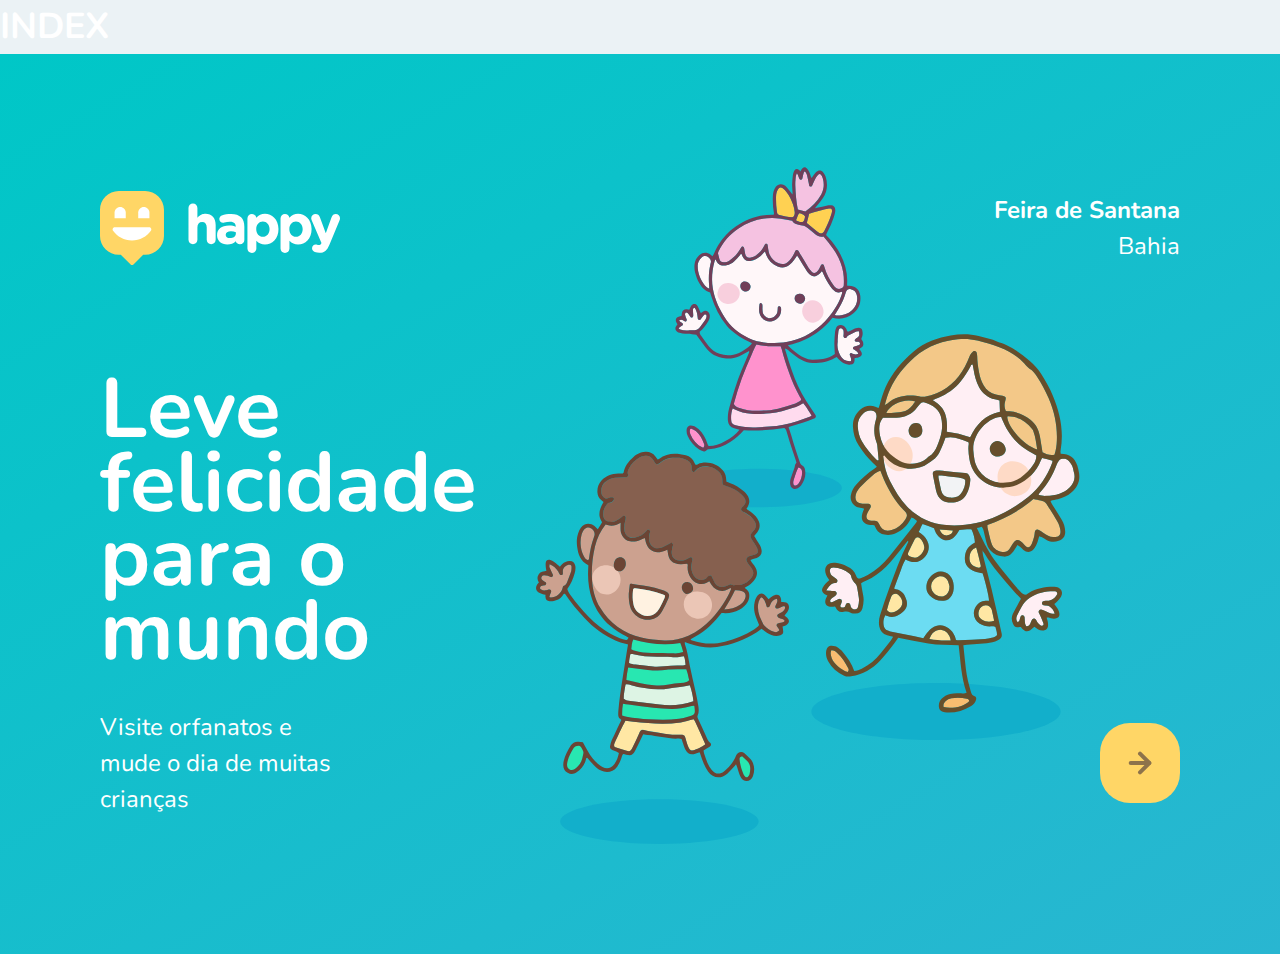
<file: index.html>
<!--
    Comentários hahaha =D
-->
<!DOCTYPE html>
<html lang="pt_BR">
<head>
    <meta charset="UTF-8">
    <meta name="viewport" content="width=device-width, initial-scale=1.0">
    <title>Happy</title>
    <link rel="icon" href=".\public\images\logo-icon.png">
    <link rel="stylesheet" href=".\public\css\main.css">
    <link rel="stylesheet" href=".\public\css\animations.css">
    <link rel="stylesheet" href=".\public\css\page-landing.css">
    <link href="https://fonts.googleapis.com/css2?family=Nunito:wght@400;600;800&display=swap" rel="stylesheet">
</head>
<body>
    <h1>INDEX</h1>
    <div id="page-landing">
        <div id="container">
            <header>
                <img class= "animate-up" id="logo" src="./public/images/logo.svg" alt="Logomarca de Happy">
                <div class="location animate-up">
                    <strong>Feira de Santana</strong>
                    <p>Bahia</p>
                </div>
            </header>
            <main>
                <h1 class="animate-up">Leve felicidade para o mundo</h1>
                <section class="visit">
                    <p class="animate-up">Visite orfanatos e mude o dia de muitas crianças</p>
                    <a href="orphanages.html" title="Visite orfanatos" class="animate-up">
                        <img src="./public/images/arrow.svg" alt="Ir para o mapa">
                    </a>
                </section>
            </main>
        </div>
    </div>
</body>
</html>
</file>
